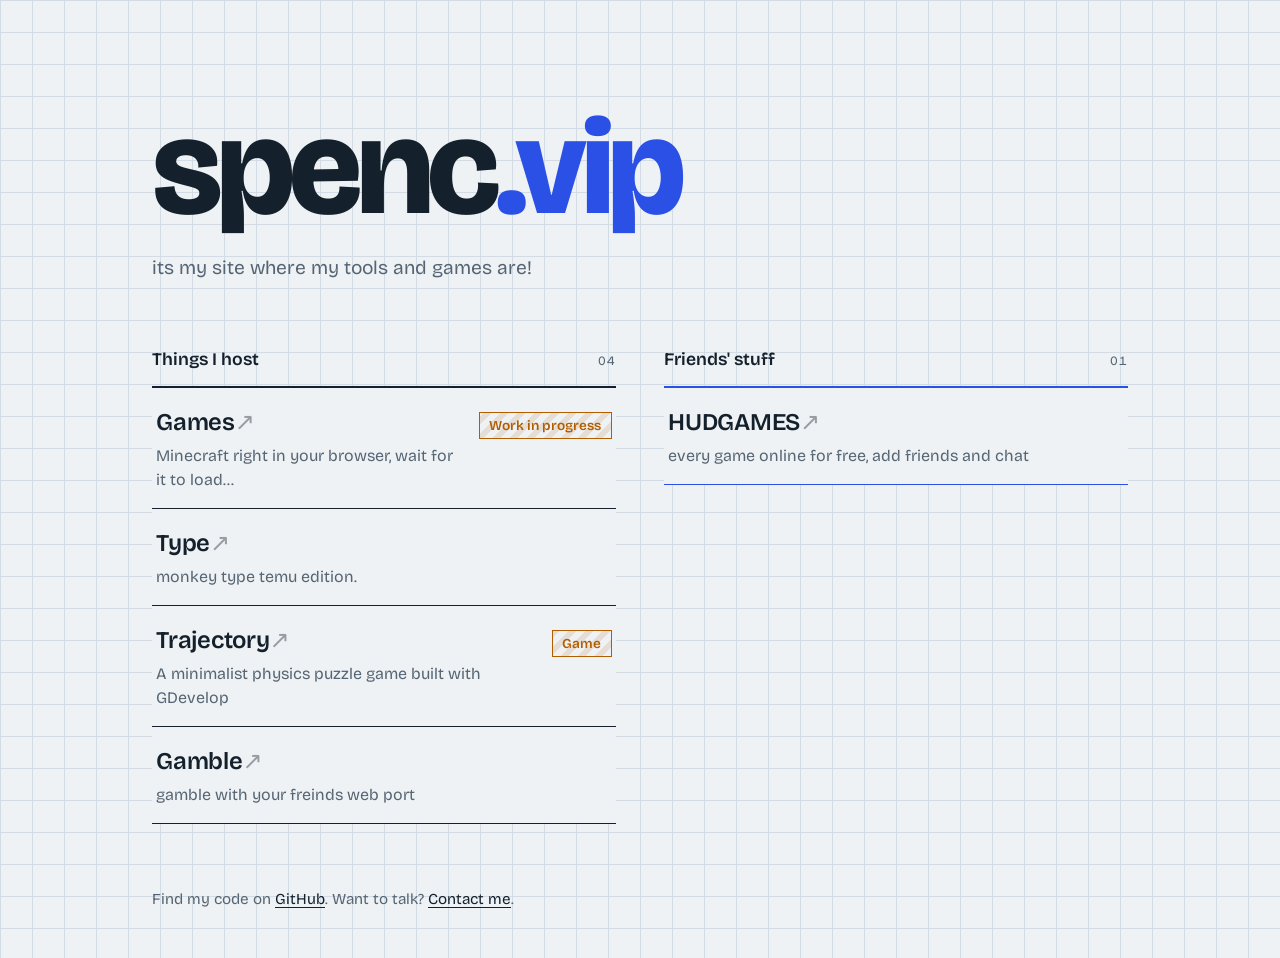
<file: index.html>
<!DOCTYPE html>
<html lang="en">
<head>
<meta charset="utf-8">
<meta name="viewport" content="width=device-width, initial-scale=1">
    <script src="https://keepandroidopen.org/banner.js"></script>
<title>spenc.vip</title>
<meta name="description" content="what a site.">
<link rel="icon" href="data:image/svg+xml,%3Csvg xmlns='http://www.w3.org/2000/svg' viewBox='0 0 100 100'%3E%3Ctext y='.9em' font-size='90'%3E%F0%9F%A7%AA%3C/text%3E%3C/svg%3E">
<link rel="preconnect" href="https://fonts.googleapis.com">
<link rel="preconnect" href="https://fonts.gstatic.com" crossorigin>
<link href="https://fonts.googleapis.com/css2?family=Bricolage+Grotesque:opsz,wght@12..96,400;12..96,600;12..96,800&display=swap" rel="stylesheet">
<style>
:root {
  --paper: #eef2f5;
  --grid: #d3dce4;
  --ink: #14202b;
  --muted: #566573;
  --accent: #2b50e6;
  --wip: #b25e00;
  --font: "Bricolage Grotesque", ui-sans-serif, system-ui, -apple-system, "Segoe UI", sans-serif;
}
@media (prefers-color-scheme: dark) {
  :root {
    --paper: #0f1720;
    --grid: #1b2733;
    --ink: #e8eef3;
    --muted: #8fa1b1;
    --accent: #7b9bff;
    --wip: #f0a647;
  }
}
* { box-sizing: border-box; }
html { height: 100%; }
body {
  margin: 0;
  min-height: 100%;
  font-family: var(--font);
  color: var(--ink);
  background-color: var(--paper);
  background-image:
    linear-gradient(var(--grid) 1px, transparent 1px),
    linear-gradient(90deg, var(--grid) 1px, transparent 1px);
  background-size: 32px 32px;
  line-height: 1.5;
}
main {
  max-width: 64rem;
  margin: 0 auto;
  padding: clamp(3rem, 12vh, 7rem) 1.5rem 3rem;
}
h1 {
  margin: 0;
  font-size: clamp(4rem, 17vw, 8.5rem);
  font-weight: 800;
  line-height: .9;
  letter-spacing: -.04em;
}
.tld { color: var(--accent); }
.lede {
  margin: 1.5rem 0 0;
  max-width: 28rem;
  font-size: 1.2rem;
  color: var(--muted);
}
.cols {
  display: grid;
  grid-template-columns: 1fr 1fr;
  gap: 0 3rem;
  align-items: start;
}
h2 {
  display: flex;
  align-items: baseline;
  justify-content: space-between;
  margin: 4rem 0 .75rem;
  font-size: 1.1rem;
  font-weight: 600;
}
.count {
  font-size: .8rem;
  font-weight: 400;
  color: var(--muted);
  font-variant-numeric: tabular-nums;
  letter-spacing: .08em;
}
ul { list-style: none; margin: 0; padding: 0; border-top: 2px solid var(--ink); }
ul.friends { border-top-color: var(--accent); }
li { border-bottom: 1px solid var(--ink); }
.friends li { border-bottom-color: var(--accent); }
.row {
  display: grid;
  grid-template-columns: 1fr auto;
  gap: .25rem 1rem;
  align-items: baseline;
  padding: 1rem .25rem;
  color: inherit;
  text-decoration: none;
  background: var(--paper);
}
.row:hover { background: var(--ink); color: var(--paper); }
.friends .row:hover { background: var(--accent); color: var(--paper); }
.row:hover .desc { color: inherit; opacity: .8; }
.row:focus-visible { outline: 3px solid var(--accent); outline-offset: 2px; }
.name { font-size: 1.5rem; font-weight: 600; letter-spacing: -.01em; }
.name::after {
  content: " \2197";
  display: inline-block;
  font-weight: 400;
  opacity: .4;
  transition: transform .15s ease, opacity .15s ease;
}
.row:hover .name::after { transform: translate(3px, -3px); opacity: 1; }
.desc { grid-column: 1; color: var(--muted); }
.badge {
  grid-column: 2;
  grid-row: 1;
  padding: .15rem .6rem;
  font-size: .85rem;
  font-weight: 600;
  color: var(--wip);
  border: 1.5px solid currentColor;
  background-image: repeating-linear-gradient(-45deg, transparent 0 6px, color-mix(in srgb, currentColor 14%, transparent) 6px 12px);
  white-space: nowrap;
}
.row:hover .badge { color: var(--paper); }
footer { margin-top: 4rem; color: var(--muted); font-size: .95rem; }
footer a { color: var(--ink); text-underline-offset: 3px; }
footer a:hover { color: var(--accent); }
@media (max-width: 48rem) {
  .cols { grid-template-columns: 1fr; }
  .cols section + section h2 { margin-top: 3rem; }
}
@media (max-width: 30rem) {
  .row { grid-template-columns: 1fr; }
  .badge { grid-column: 1; grid-row: auto; justify-self: start; margin-top: .25rem; }
}
@media (prefers-reduced-motion: reduce) {
  .name::after { transition: none; }
}
</style>
</head>
<body>
<main>
  <h1>spenc<span class="tld">.vip</span></h1>
  <p class="lede">its my site where my tools and games are!</p>

  <div class="cols">
    <section>
      <h2>Things I host <span class="count">04</span></h2>
      <ul>
        <li>
          <a class="row" href="https://games.spenc.vip">
            <span class="name">Games</span>
            <span class="badge">Work in progress</span>
            <span class="desc">Minecraft right in your browser, wait for it to load...</span>
          </a>
        </li>
        <li>
          <a class="row" href="https://type.spenc.vip">
            <span class="name">Type</span>
            <span class="desc">monkey type temu edition.</span>
          </a>
        </li>
        <li>
          <a class="row" href="/trajectory/">
            <span class="name">Trajectory</span>
            <span class="badge">Game</span>
            <span class="desc">A minimalist physics puzzle game built with GDevelop</span>
          </a>
        </li>
        <li>
          <a class="row" href="https://gamble.spenc.vip/">
            <span class="name">Gamble</span>
            <span class="desc">gamble with your freinds web port</span>
          </a>
        </li>
      </ul>
    </section>

    <section>
      <h2>Friends' stuff <span class="count">01</span></h2>
      <ul class="friends">
        <li>
          <a class="row" href="https://hudgames.onrender.com/">
            <span class="name">HUDGAMES</span>
            <span class="desc">every game online for free, add friends and chat</span>
          </a>
        </li>
      </ul>
    </section>
  </div>

  <footer>
    Find my code on <a href="https://github.com/KATTO-GG">GitHub</a>.
    Want to talk? <a href="mailto:spencer@spenc.vip">Contact me</a>.
  </footer>
</main>
</body>
</html>
</file>
